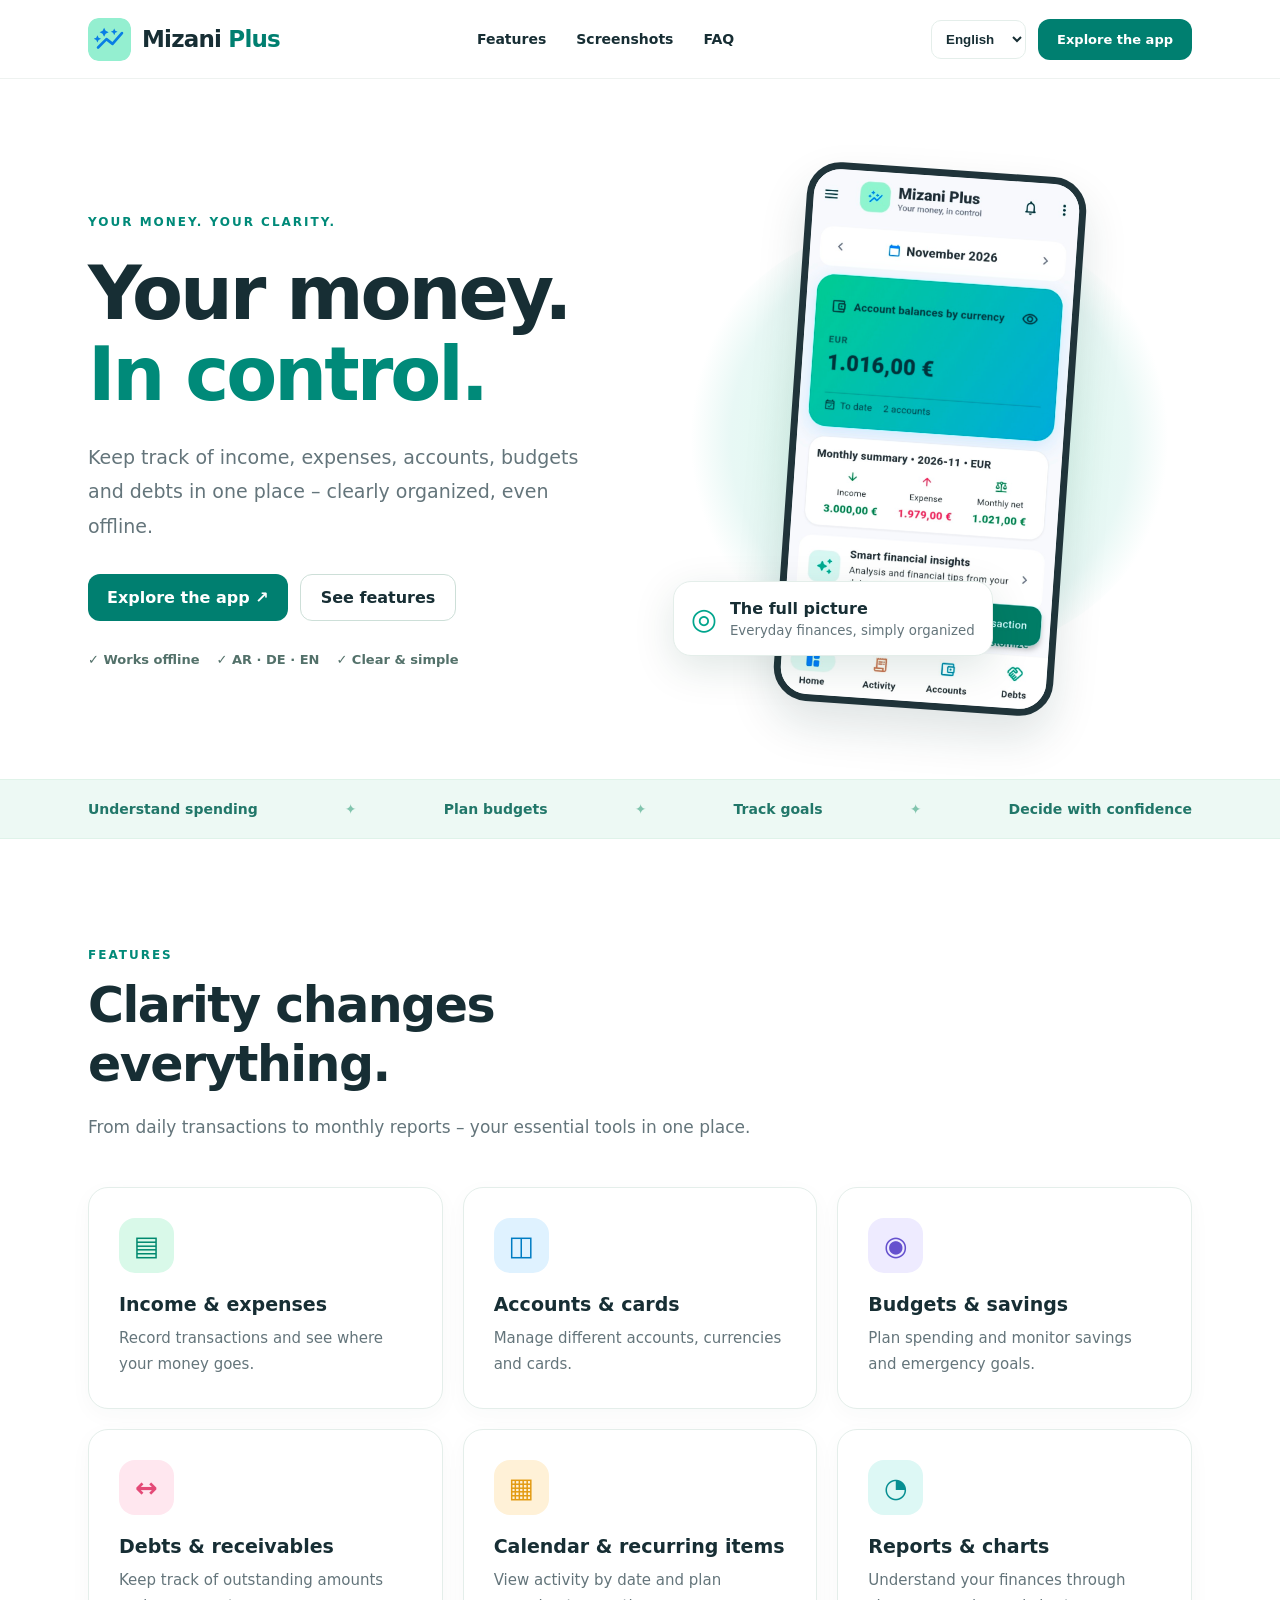
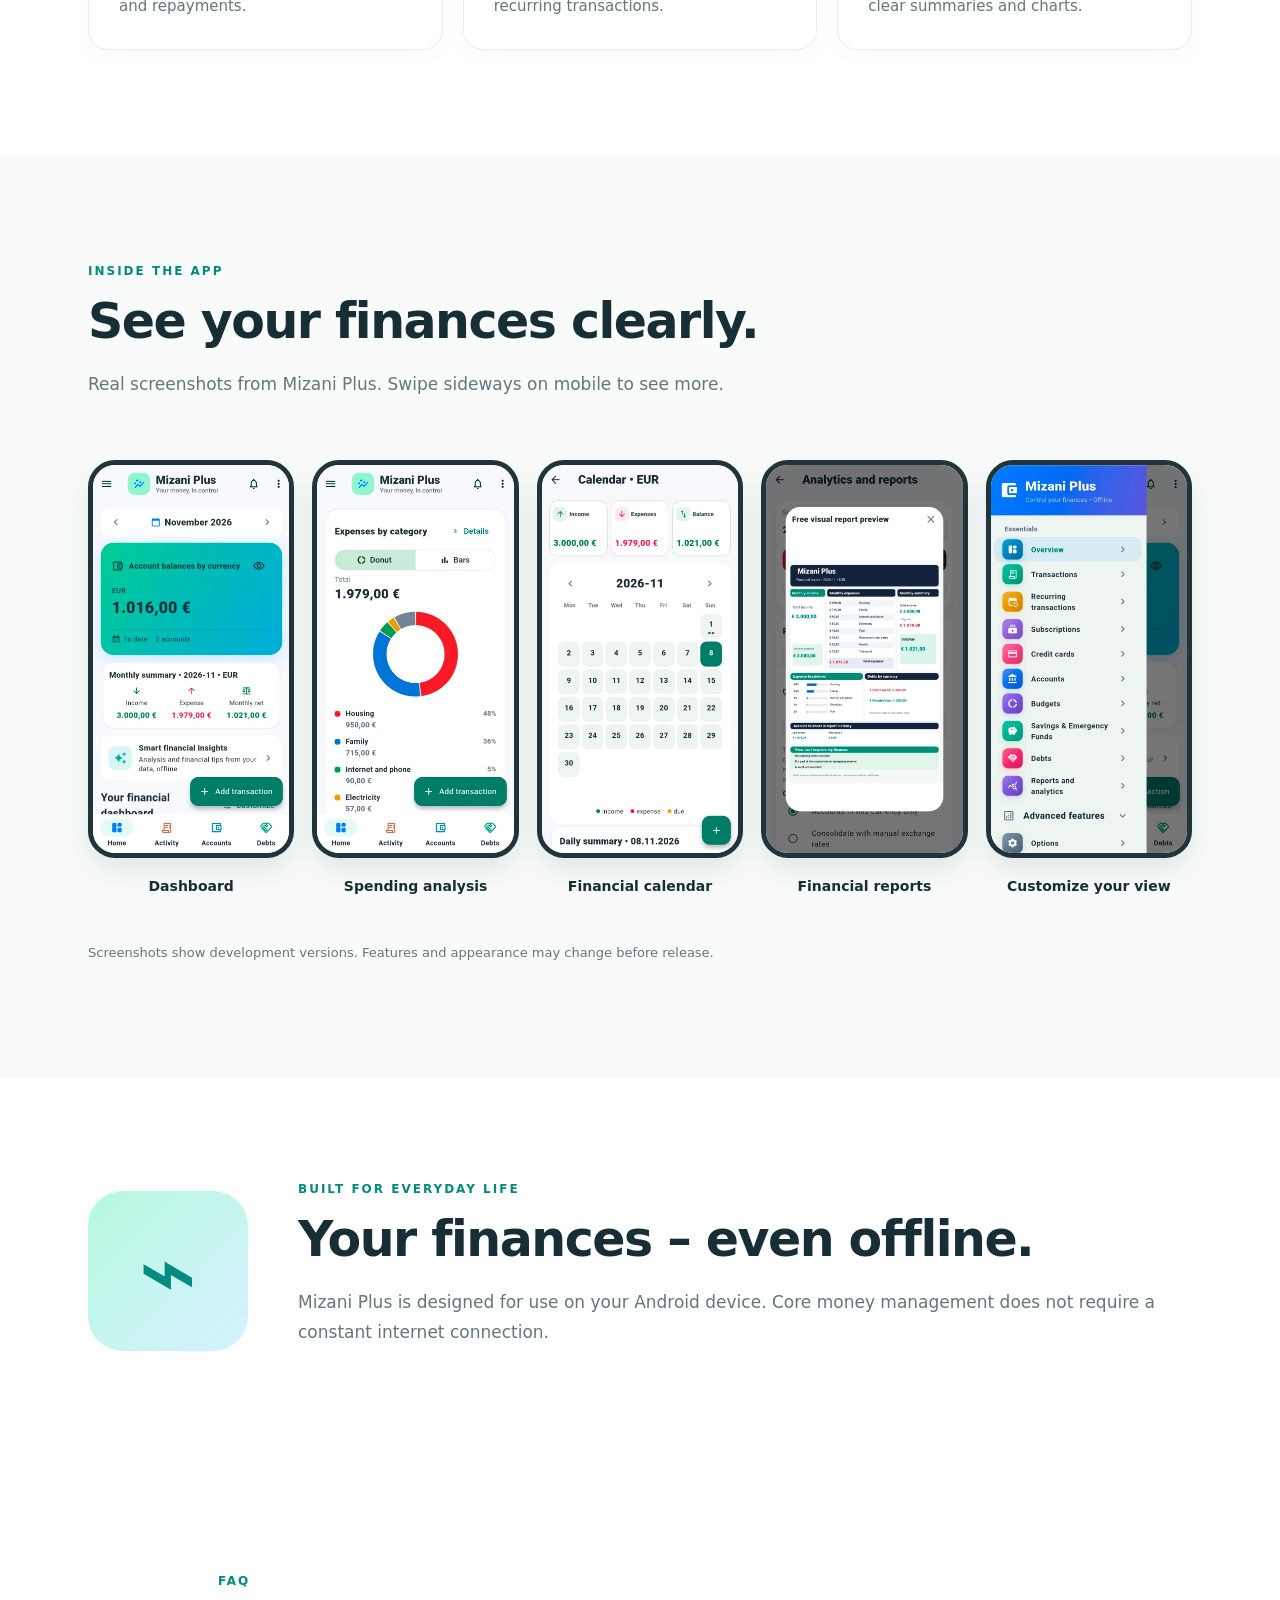
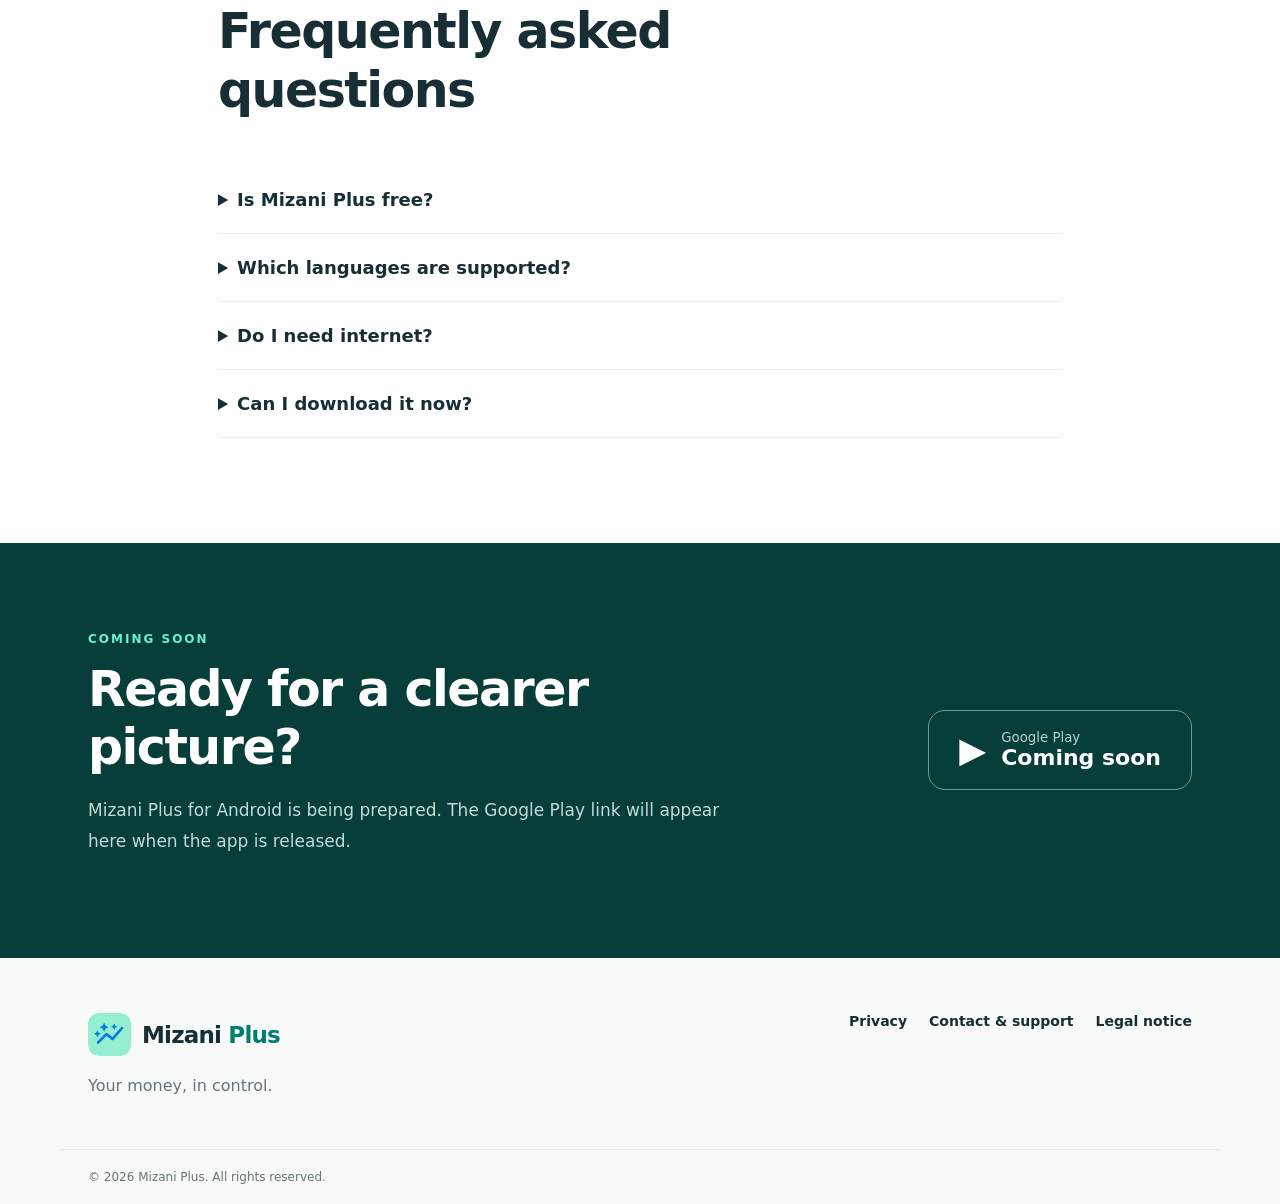
<file: index.html>
<!doctype html><html lang="de"><head><meta charset="utf-8"><meta name="viewport" content="width=device-width,initial-scale=1"><meta name="theme-color" content="#087e70"><meta name="description" content="Mizani Plus – deine Finanzen im Griff. Ausgaben, Budgets, Konten und Berichte in einer App."><title>Mizani Plus – Deine Finanzen im Griff</title><link rel="icon" href="assets/favicon.svg" type="image/svg+xml"><link rel="stylesheet" href="styles.css"></head><body><header class="top"><div class="shell nav"><a href="#home" class="brand"><img class="logo" src="assets/favicon.svg" alt="" width="43" height="43"><span>Mizani <b>Plus</b></span></a><nav aria-label="Navigation"><a href="#features" data-i="navFeatures">Funktionen</a><a href="#screens" data-i="navScreens">Einblicke</a><a href="#faq">FAQ</a></nav><div class="right"><label class="sr" for="language">Language</label><select id="language" aria-label="Sprache"><option value="de">Deutsch</option><option value="en">English</option><option value="ar">العربية</option></select><a class="small-cta" href="#download" data-i="navDownload">App entdecken</a></div></div></header><main id="home"><section class="hero shell"><div class="hero-copy"><span class="eyebrow" data-i="eyebrow">DEIN GELD. DEIN ÜBERBLICK.</span><h1 data-i="heroTitle">Deine Finanzen.<br><em>Im Griff.</em></h1><p data-i="heroText">Behalte Einnahmen, Ausgaben, Konten, Budgets und Schulden an einem Ort im Blick – übersichtlich und auch offline.</p><div class="hero-actions"><a href="#screens" class="primary" data-i="explore">App kennenlernen <span aria-hidden="true">↗</span></a><a href="#features" class="secondary" data-i="seeFeatures">Funktionen ansehen</a></div><div class="hero-tags"><span>✓ <span data-i="offline">Offline nutzbar</span></span><span>✓ AR · DE · EN</span><span>✓ <span data-i="clear">Klar & übersichtlich</span></span></div></div><div class="hero-visual"><div class="glow"></div><div class="phone hero-phone"><img src="assets/dashboard.jpg" alt="Mizani Plus dashboard screenshot" loading="eager"></div><div class="float-card"><span class="float-icon">◎</span><div><strong data-i="floatTitle">Alles im Blick</strong><small data-i="floatText">Dein Finanzalltag, einfach organisiert</small></div></div></div></section><section class="band"><div class="shell band-inner"><span data-i="bandOne">Ausgaben verstehen</span><span class="dot">✦</span><span data-i="bandTwo">Budgets planen</span><span class="dot">✦</span><span data-i="bandThree">Ziele verfolgen</span><span class="dot">✦</span><span data-i="bandFour">Besser entscheiden</span></div></section><section id="features" class="section shell"><div class="section-head"><span class="eyebrow" data-i="featuresEyebrow">DIE FUNKTIONEN</span><h2 data-i="featuresTitle">Ein guter Überblick verändert alles.</h2><p data-i="featuresLead">Von der täglichen Buchung bis zur monatlichen Auswertung – die wichtigsten Werkzeuge an einem Ort.</p></div><div class="feature-grid"><article class="feature"><span class="feature-icon green">▤</span><h3 data-i="f1t">Einnahmen & Ausgaben</h3><p data-i="f1d">Erfasse Buchungen und erkenne, wohin dein Geld fließt.</p></article><article class="feature"><span class="feature-icon blue">◫</span><h3 data-i="f2t">Konten & Karten</h3><p data-i="f2d">Verwalte verschiedene Konten, Währungen und Karten.</p></article><article class="feature"><span class="feature-icon violet">◉</span><h3 data-i="f3t">Budgets & Sparziele</h3><p data-i="f3d">Plane Ausgaben und behalte Spar- und Notfallziele im Auge.</p></article><article class="feature"><span class="feature-icon rose">↔</span><h3 data-i="f4t">Schulden & Forderungen</h3><p data-i="f4d">Behalte offene Beträge und Rückzahlungen im Blick.</p></article><article class="feature"><span class="feature-icon orange">▦</span><h3 data-i="f5t">Kalender & Wiederholungen</h3><p data-i="f5d">Sieh finanzielle Aktivitäten nach Datum und plane wiederkehrende Buchungen.</p></article><article class="feature"><span class="feature-icon cyan">◔</span><h3 data-i="f6t">Berichte & Diagramme</h3><p data-i="f6d">Verstehe deine Finanzen mit übersichtlichen Auswertungen und Grafiken.</p></article></div></section><section id="screens" class="section showcase"><div class="shell"><div class="section-head"><span class="eyebrow" data-i="screensEyebrow">EIN BLICK IN DIE APP</span><h2 data-i="screensTitle">So sieht Kontrolle aus.</h2><p data-i="screensLead">Echte Screenshots aus Mizani Plus. Wische auf dem Handy seitlich, um mehr zu sehen.</p></div><div class="screen-grid"><figure><div class="phone"><img src="assets/dashboard.jpg" alt="Mizani Plus start page" loading="lazy"></div><figcaption data-i="s1">Startseite</figcaption></figure><figure><div class="phone"><img src="assets/charts.jpg" alt="Expense charts" loading="lazy"></div><figcaption data-i="s2">Ausgabenanalyse</figcaption></figure><figure><div class="phone"><img src="assets/calendar.jpg" alt="Financial calendar" loading="lazy"></div><figcaption data-i="s3">Finanzkalender</figcaption></figure><figure><div class="phone"><img src="assets/report.jpg" alt="Financial report" loading="lazy"></div><figcaption data-i="s4">Finanzberichte</figcaption></figure><figure><div class="phone"><img src="assets/customize.jpg" alt="Dashboard customization" loading="lazy"></div><figcaption data-i="s5">Individuelle Ansicht</figcaption></figure></div><p class="sample-note" data-i="sampleNote">Die Abbildungen zeigen Entwicklungsansichten. Funktionen und Darstellung können sich bis zur Veröffentlichung ändern.</p></div></section><section class="offline-section shell"><div class="offline-icon">⌁</div><div><span class="eyebrow" data-i="privacyEyebrow">FLEXIBEL IM ALLTAG</span><h2 data-i="offlineTitle">Deine Finanzen – auch ohne Internet.</h2><p data-i="offlineText">Mizani Plus ist für die Nutzung auf deinem Android-Gerät konzipiert. Für die grundlegende Finanzverwaltung ist keine ständige Internetverbindung erforderlich.</p></div></section><section id="faq" class="section shell faq"><div class="section-head"><span class="eyebrow">FAQ</span><h2 data-i="faqTitle">Häufige Fragen</h2></div><details><summary data-i="q1">Ist Mizani Plus kostenlos?</summary><p data-i="a1">Eine kostenlose Version ist vorgesehen. Zusätzliche Premium-Funktionen können angeboten werden; Details werden zur Veröffentlichung bekannt gegeben.</p></details><details><summary data-i="q2">Welche Sprachen werden unterstützt?</summary><p data-i="a2">Mizani Plus unterstützt Arabisch, Deutsch und Englisch.</p></details><details><summary data-i="q3">Brauche ich eine Internetverbindung?</summary><p data-i="a3">Die grundlegende Finanzverwaltung ist offline nutzbar. Einzelne Zusatzfunktionen können Internet benötigen.</p></details><details><summary data-i="q4">Kann ich die App schon herunterladen?</summary><p data-i="a4">Der öffentliche Download-Link wird hier ergänzt, sobald Mizani Plus auf Google Play verfügbar ist.</p></details></section><section id="download" class="download"><div class="shell download-inner"><div><span class="eyebrow" data-i="soon">BALD VERFÜGBAR</span><h2 data-i="downloadTitle">Bereit für mehr Überblick?</h2><p data-i="downloadText">Mizani Plus für Android befindet sich in Vorbereitung. Der Google-Play-Link erscheint hier, sobald die App veröffentlicht ist.</p></div><div class="coming"><span>▶</span><div><small>Google Play</small><strong data-i="coming">Demnächst</strong></div></div></div></section></main><footer class="footer"><div class="shell foot-inner"><div><a href="#home" class="brand"><img class="logo" src="assets/favicon.svg" alt="" width="43" height="43"><span>Mizani <b>Plus</b></span></a><p data-i="footerTag">Deine Finanzen im Griff.</p></div><div class="foot-links"><a href="privacy.html" data-i="privacy">Datenschutz</a><a href="support.html" data-i="support">Kontakt & Support</a><a href="legal.html" data-i="legal">Impressum</a></div></div><div class="shell copyright">© <span id="year">2026</span> Mizani Plus. <span data-i="rights">Alle Rechte vorbehalten.</span></div></footer><script src="script.js"></script></body></html>
</file>
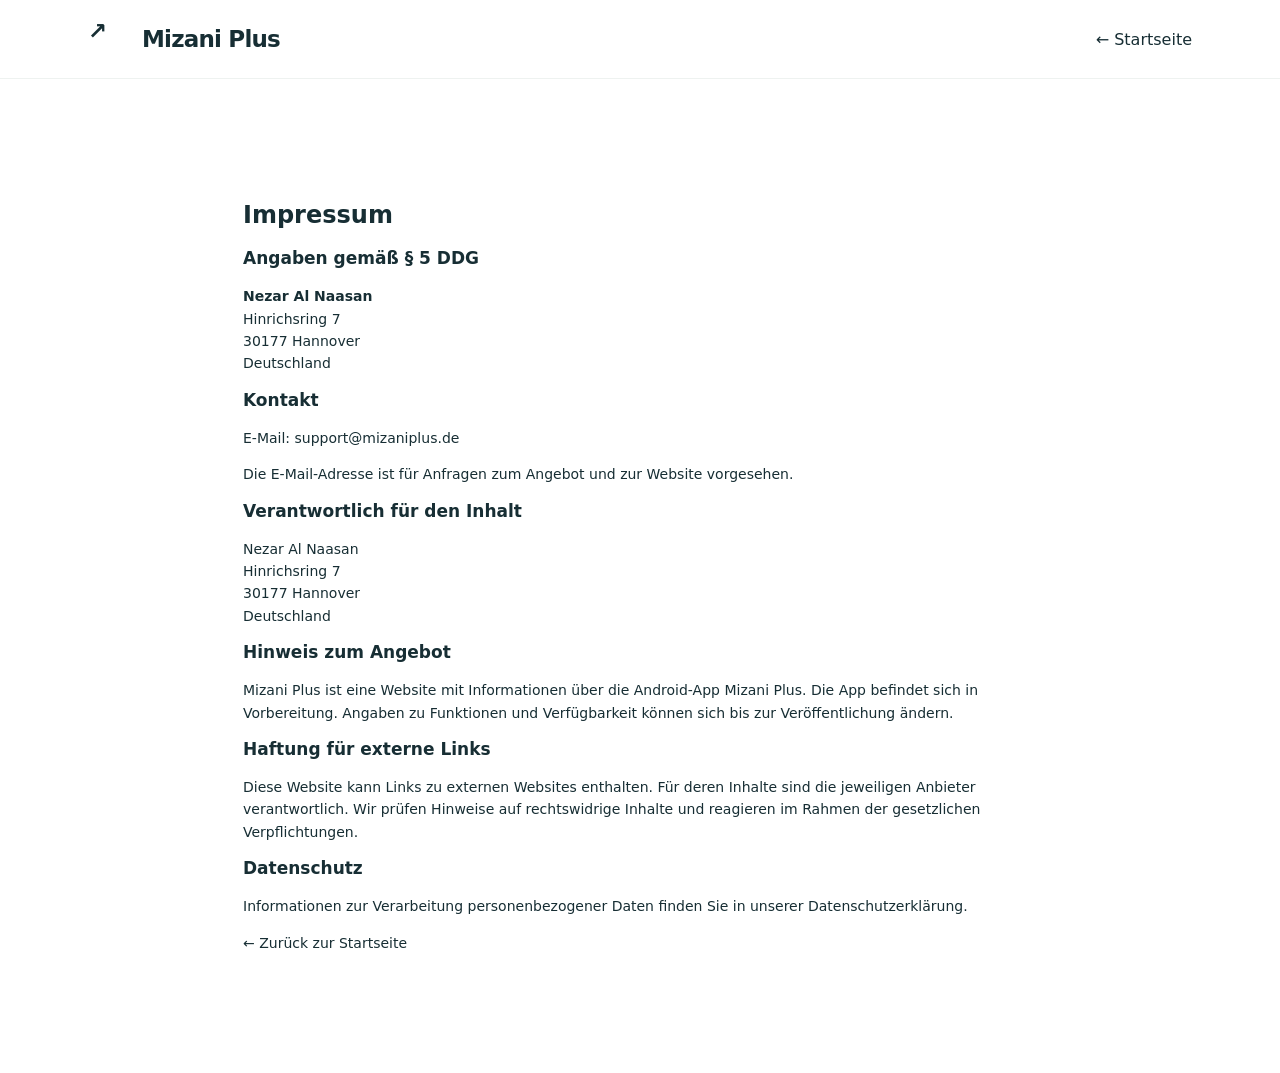
<file: legal.html>
<!doctype html>
<html lang="de">
<head>
<meta charset="utf-8">
<meta name="viewport" content="width=device-width,initial-scale=1">
<meta name="description" content="Impressum und Anbieterkennzeichnung der Mizani Plus Website.">
<title>Impressum – Mizani Plus</title>
<link rel="stylesheet" href="styles.css">
<style>
/* Scoped typography for legal pages only */
.legal-readable{font-size:14px;line-height:1.6}
.legal-readable p,.legal-readable li{font-size:14px;line-height:1.6}
.legal-readable h1{font-size:24px;line-height:1.3}
.legal-readable h2{font-size:17px;line-height:1.4}
</style>
</head>
<body>
<header class="top"><div class="shell nav"><a class="brand" href="index.html"><span class="logo">↗</span>Mizani Plus</a><a href="index.html">← Startseite</a></div></header>
<main class="shell section legal-readable" style="max-width:850px">
<h1>Impressum</h1>
<h2>Angaben gemäß § 5 DDG</h2>
<p><strong>Nezar Al Naasan</strong><br>Hinrichsring 7<br>30177 Hannover<br>Deutschland</p>
<h2>Kontakt</h2>
<p>E-Mail: <a href="mailto:support@mizaniplus.de">support@mizaniplus.de</a></p>
<p>Die E-Mail-Adresse ist für Anfragen zum Angebot und zur Website vorgesehen.</p>
<h2>Verantwortlich für den Inhalt</h2>
<p>Nezar Al Naasan<br>Hinrichsring 7<br>30177 Hannover<br>Deutschland</p>
<h2>Hinweis zum Angebot</h2>
<p>Mizani Plus ist eine Website mit Informationen über die Android-App Mizani Plus. Die App befindet sich in Vorbereitung. Angaben zu Funktionen und Verfügbarkeit können sich bis zur Veröffentlichung ändern.</p>
<h2>Haftung für externe Links</h2>
<p>Diese Website kann Links zu externen Websites enthalten. Für deren Inhalte sind die jeweiligen Anbieter verantwortlich. Wir prüfen Hinweise auf rechtswidrige Inhalte und reagieren im Rahmen der gesetzlichen Verpflichtungen.</p>
<h2>Datenschutz</h2>
<p>Informationen zur Verarbeitung personenbezogener Daten finden Sie in unserer <a href="privacy.html">Datenschutzerklärung</a>.</p>
<p><a href="index.html">← Zurück zur Startseite</a></p>
</main>
</body>
</html>
</file>
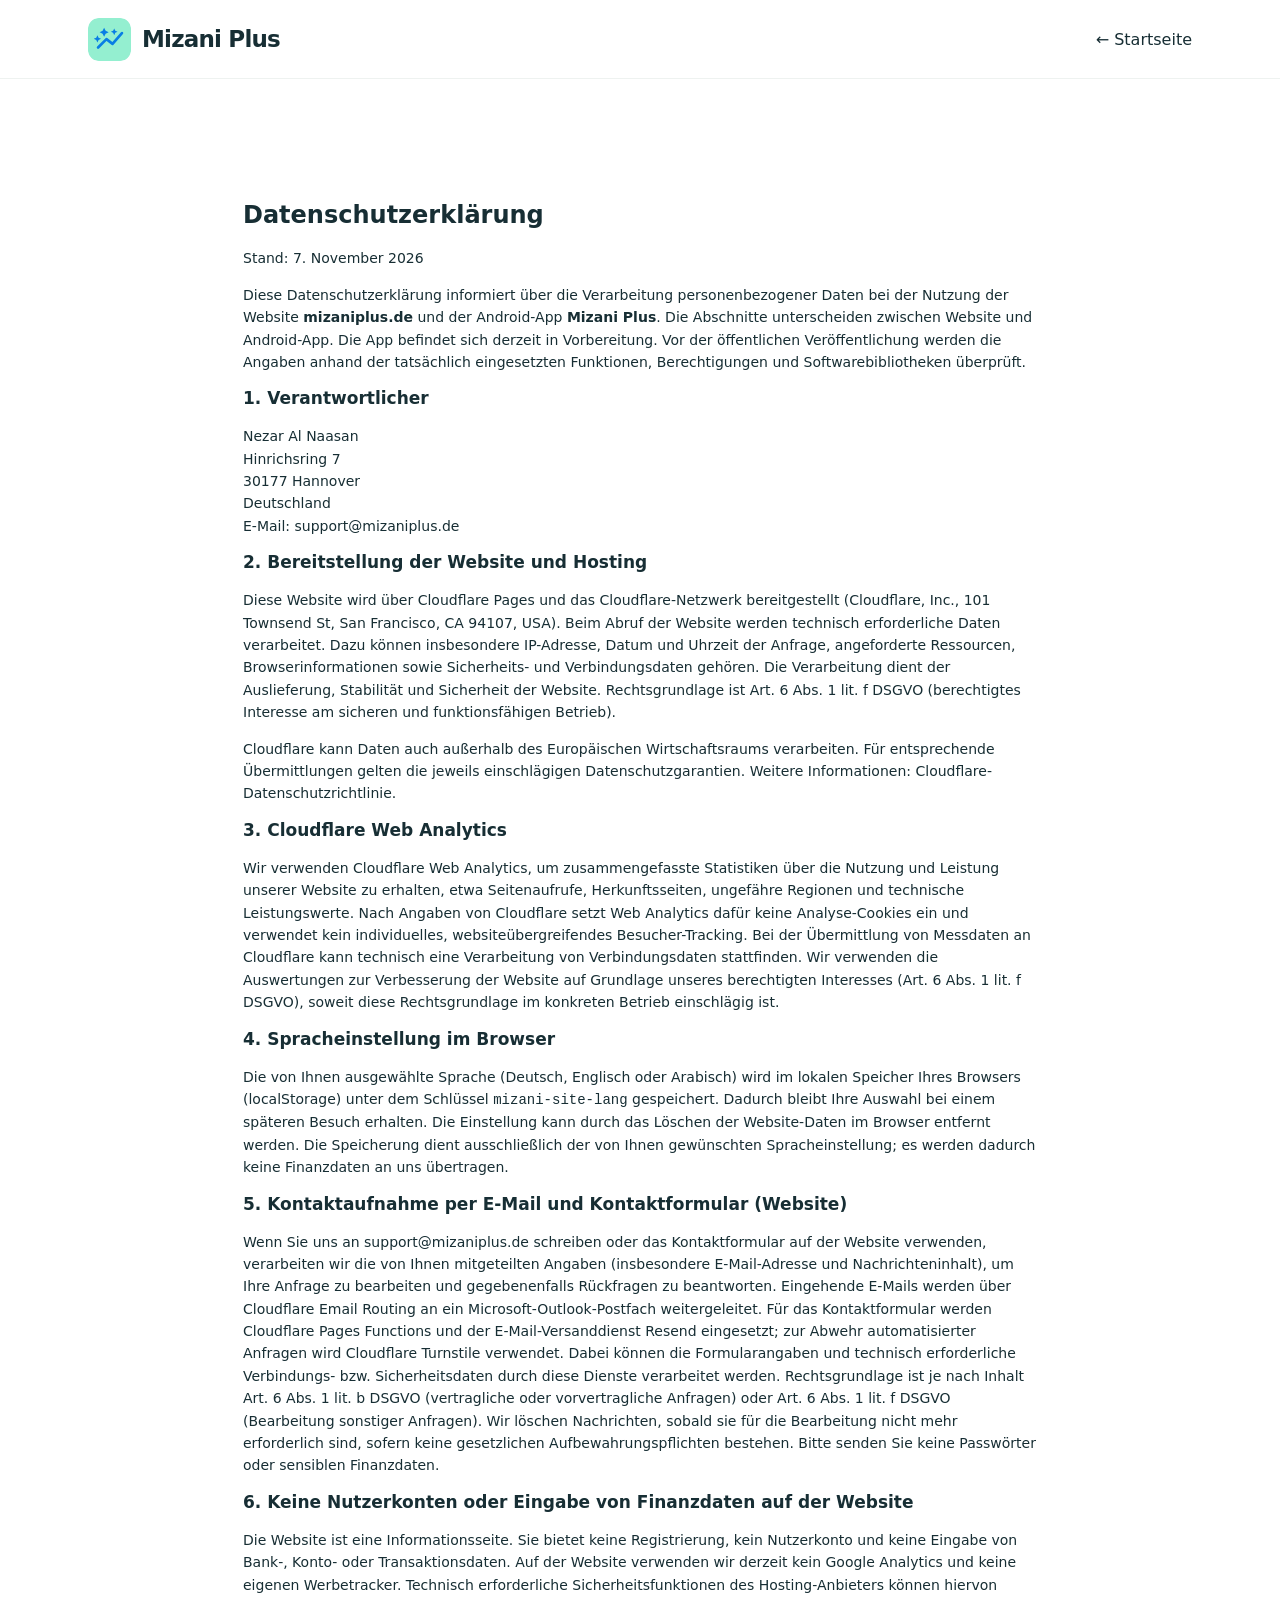
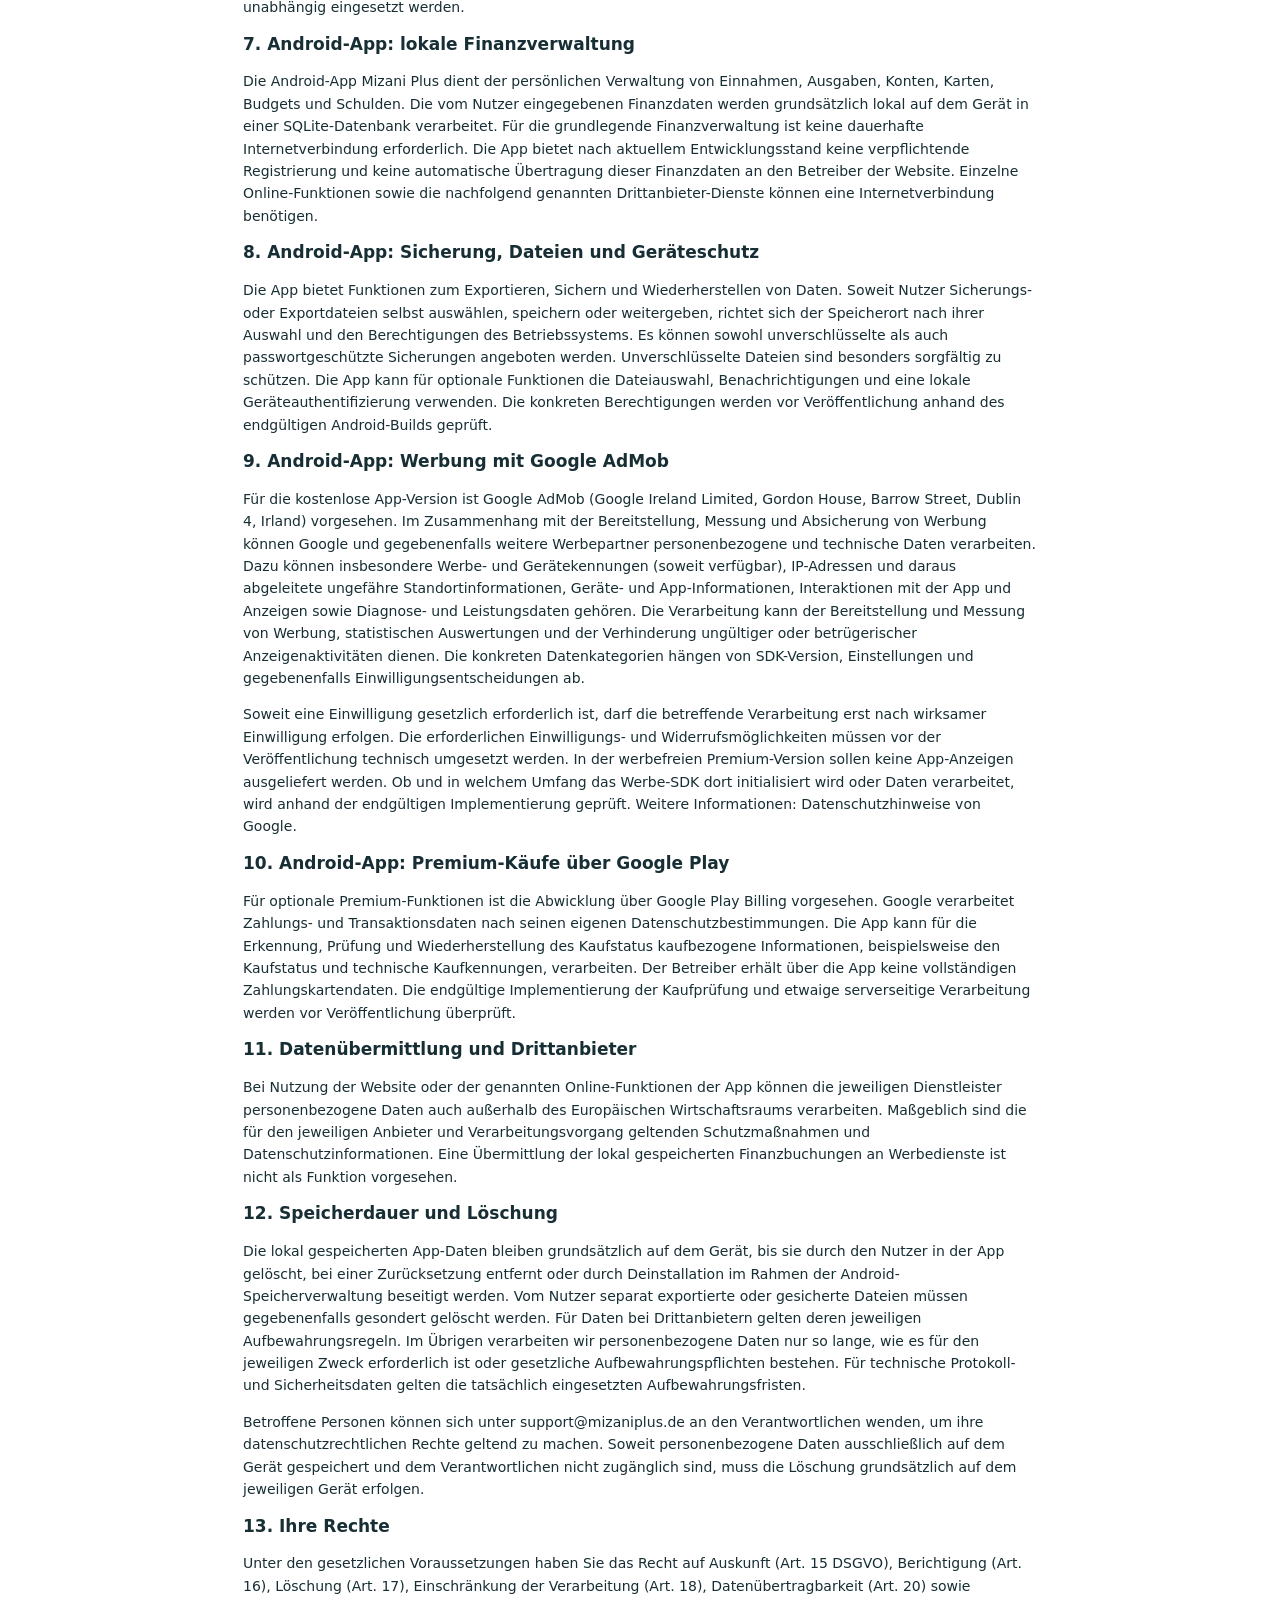
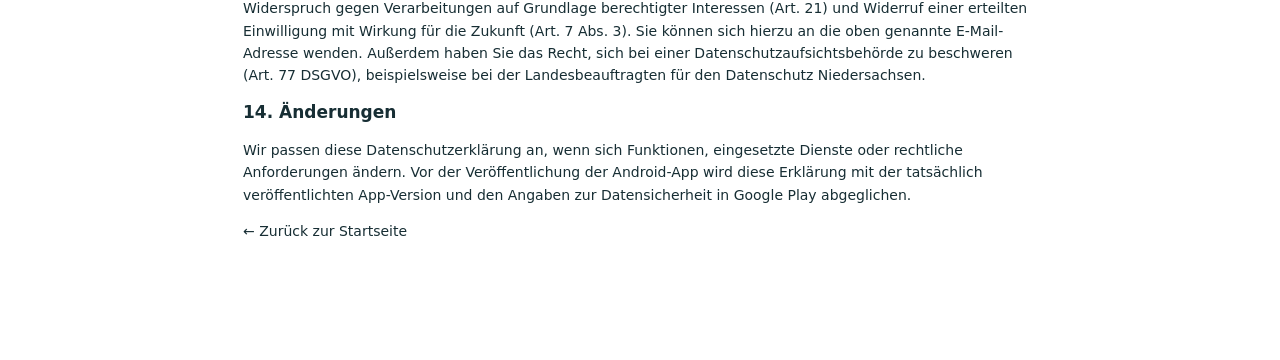
<file: privacy.html>
<!doctype html>
<html lang="de">
<head>
<meta charset="utf-8">
<meta name="viewport" content="width=device-width,initial-scale=1">
<meta name="description" content="Datenschutzerklärung für die Mizani Plus Website und Android-App.">
<title>Datenschutzerklärung – Mizani Plus</title>
<link rel="stylesheet" href="styles.css">
<style>
/* Scoped typography for legal pages only */
.legal-readable{font-size:14px;line-height:1.6}
.legal-readable p,.legal-readable li{font-size:14px;line-height:1.6}
.legal-readable h1{font-size:24px;line-height:1.3}
.legal-readable h2{font-size:17px;line-height:1.4}
</style>
</head>
<body>
<header class="top"><div class="shell nav"><a class="brand" href="index.html"><img class="logo" src="assets/favicon.svg" alt="" width="43" height="43">Mizani Plus</a><a href="index.html">← Startseite</a></div></header>
<main class="shell section legal-readable" style="max-width:850px">
<h1>Datenschutzerklärung</h1>
<p>Stand: 7. November 2026</p>
<p>Diese Datenschutzerklärung informiert über die Verarbeitung personenbezogener Daten bei der Nutzung der Website <strong>mizaniplus.de</strong> und der Android-App <strong>Mizani Plus</strong>. Die Abschnitte unterscheiden zwischen Website und Android-App. Die App befindet sich derzeit in Vorbereitung. Vor der öffentlichen Veröffentlichung werden die Angaben anhand der tatsächlich eingesetzten Funktionen, Berechtigungen und Softwarebibliotheken überprüft.</p>
<h2>1. Verantwortlicher</h2>
<p>Nezar Al Naasan<br>Hinrichsring 7<br>30177 Hannover<br>Deutschland<br>E-Mail: <a href="mailto:support@mizaniplus.de">support@mizaniplus.de</a></p>
<h2>2. Bereitstellung der Website und Hosting</h2>
<p>Diese Website wird über Cloudflare Pages und das Cloudflare-Netzwerk bereitgestellt (Cloudflare, Inc., 101 Townsend St, San Francisco, CA 94107, USA). Beim Abruf der Website werden technisch erforderliche Daten verarbeitet. Dazu können insbesondere IP-Adresse, Datum und Uhrzeit der Anfrage, angeforderte Ressourcen, Browserinformationen sowie Sicherheits- und Verbindungsdaten gehören. Die Verarbeitung dient der Auslieferung, Stabilität und Sicherheit der Website. Rechtsgrundlage ist Art. 6 Abs. 1 lit. f DSGVO (berechtigtes Interesse am sicheren und funktionsfähigen Betrieb).</p>
<p>Cloudflare kann Daten auch außerhalb des Europäischen Wirtschaftsraums verarbeiten. Für entsprechende Übermittlungen gelten die jeweils einschlägigen Datenschutzgarantien. Weitere Informationen: <a href="https://www.cloudflare.com/de-de/privacypolicy/" rel="noopener noreferrer">Cloudflare-Datenschutzrichtlinie</a>.</p>
<h2>3. Cloudflare Web Analytics</h2>
<p>Wir verwenden Cloudflare Web Analytics, um zusammengefasste Statistiken über die Nutzung und Leistung unserer Website zu erhalten, etwa Seitenaufrufe, Herkunftsseiten, ungefähre Regionen und technische Leistungswerte. Nach Angaben von Cloudflare setzt Web Analytics dafür keine Analyse-Cookies ein und verwendet kein individuelles, websiteübergreifendes Besucher-Tracking. Bei der Übermittlung von Messdaten an Cloudflare kann technisch eine Verarbeitung von Verbindungsdaten stattfinden. Wir verwenden die Auswertungen zur Verbesserung der Website auf Grundlage unseres berechtigten Interesses (Art. 6 Abs. 1 lit. f DSGVO), soweit diese Rechtsgrundlage im konkreten Betrieb einschlägig ist.</p>
<h2>4. Spracheinstellung im Browser</h2>
<p>Die von Ihnen ausgewählte Sprache (Deutsch, Englisch oder Arabisch) wird im lokalen Speicher Ihres Browsers (localStorage) unter dem Schlüssel <code>mizani-site-lang</code> gespeichert. Dadurch bleibt Ihre Auswahl bei einem späteren Besuch erhalten. Die Einstellung kann durch das Löschen der Website-Daten im Browser entfernt werden. Die Speicherung dient ausschließlich der von Ihnen gewünschten Spracheinstellung; es werden dadurch keine Finanzdaten an uns übertragen.</p>
<h2>5. Kontaktaufnahme per E-Mail und Kontaktformular (Website)</h2>
<p>Wenn Sie uns an <a href="mailto:support@mizaniplus.de">support@mizaniplus.de</a> schreiben oder das Kontaktformular auf der Website verwenden, verarbeiten wir die von Ihnen mitgeteilten Angaben (insbesondere E-Mail-Adresse und Nachrichteninhalt), um Ihre Anfrage zu bearbeiten und gegebenenfalls Rückfragen zu beantworten. Eingehende E-Mails werden über Cloudflare Email Routing an ein Microsoft-Outlook-Postfach weitergeleitet. Für das Kontaktformular werden Cloudflare Pages Functions und der E-Mail-Versanddienst Resend eingesetzt; zur Abwehr automatisierter Anfragen wird Cloudflare Turnstile verwendet. Dabei können die Formularangaben und technisch erforderliche Verbindungs- bzw. Sicherheitsdaten durch diese Dienste verarbeitet werden. Rechtsgrundlage ist je nach Inhalt Art. 6 Abs. 1 lit. b DSGVO (vertragliche oder vorvertragliche Anfragen) oder Art. 6 Abs. 1 lit. f DSGVO (Bearbeitung sonstiger Anfragen). Wir löschen Nachrichten, sobald sie für die Bearbeitung nicht mehr erforderlich sind, sofern keine gesetzlichen Aufbewahrungspflichten bestehen. Bitte senden Sie keine Passwörter oder sensiblen Finanzdaten.</p>
<h2>6. Keine Nutzerkonten oder Eingabe von Finanzdaten auf der Website</h2>
<p>Die Website ist eine Informationsseite. Sie bietet keine Registrierung, kein Nutzerkonto und keine Eingabe von Bank-, Konto- oder Transaktionsdaten. Auf der Website verwenden wir derzeit kein Google Analytics und keine eigenen Werbetracker. Technisch erforderliche Sicherheitsfunktionen des Hosting-Anbieters können hiervon unabhängig eingesetzt werden.</p>
<h2>7. Android-App: lokale Finanzverwaltung</h2>
<p>Die Android-App Mizani Plus dient der persönlichen Verwaltung von Einnahmen, Ausgaben, Konten, Karten, Budgets und Schulden. Die vom Nutzer eingegebenen Finanzdaten werden grundsätzlich lokal auf dem Gerät in einer SQLite-Datenbank verarbeitet. Für die grundlegende Finanzverwaltung ist keine dauerhafte Internetverbindung erforderlich. Die App bietet nach aktuellem Entwicklungsstand keine verpflichtende Registrierung und keine automatische Übertragung dieser Finanzdaten an den Betreiber der Website. Einzelne Online-Funktionen sowie die nachfolgend genannten Drittanbieter-Dienste können eine Internetverbindung benötigen.</p>
<h2>8. Android-App: Sicherung, Dateien und Geräteschutz</h2>
<p>Die App bietet Funktionen zum Exportieren, Sichern und Wiederherstellen von Daten. Soweit Nutzer Sicherungs- oder Exportdateien selbst auswählen, speichern oder weitergeben, richtet sich der Speicherort nach ihrer Auswahl und den Berechtigungen des Betriebssystems. Es können sowohl unverschlüsselte als auch passwortgeschützte Sicherungen angeboten werden. Unverschlüsselte Dateien sind besonders sorgfältig zu schützen. Die App kann für optionale Funktionen die Dateiauswahl, Benachrichtigungen und eine lokale Geräteauthentifizierung verwenden. Die konkreten Berechtigungen werden vor Veröffentlichung anhand des endgültigen Android-Builds geprüft.</p>
<h2>9. Android-App: Werbung mit Google AdMob</h2>
<p>Für die kostenlose App-Version ist Google AdMob (Google Ireland Limited, Gordon House, Barrow Street, Dublin 4, Irland) vorgesehen. Im Zusammenhang mit der Bereitstellung, Messung und Absicherung von Werbung können Google und gegebenenfalls weitere Werbepartner personenbezogene und technische Daten verarbeiten. Dazu können insbesondere Werbe- und Gerätekennungen (soweit verfügbar), IP-Adressen und daraus abgeleitete ungefähre Standortinformationen, Geräte- und App-Informationen, Interaktionen mit der App und Anzeigen sowie Diagnose- und Leistungsdaten gehören. Die Verarbeitung kann der Bereitstellung und Messung von Werbung, statistischen Auswertungen und der Verhinderung ungültiger oder betrügerischer Anzeigenaktivitäten dienen. Die konkreten Datenkategorien hängen von SDK-Version, Einstellungen und gegebenenfalls Einwilligungsentscheidungen ab.</p><p>Soweit eine Einwilligung gesetzlich erforderlich ist, darf die betreffende Verarbeitung erst nach wirksamer Einwilligung erfolgen. Die erforderlichen Einwilligungs- und Widerrufsmöglichkeiten müssen vor der Veröffentlichung technisch umgesetzt werden. In der werbefreien Premium-Version sollen keine App-Anzeigen ausgeliefert werden. Ob und in welchem Umfang das Werbe-SDK dort initialisiert wird oder Daten verarbeitet, wird anhand der endgültigen Implementierung geprüft. Weitere Informationen: <a href="https://policies.google.com/privacy" rel="noopener noreferrer">Datenschutzhinweise von Google</a>.</p>
<h2>10. Android-App: Premium-Käufe über Google Play</h2>
<p>Für optionale Premium-Funktionen ist die Abwicklung über Google Play Billing vorgesehen. Google verarbeitet Zahlungs- und Transaktionsdaten nach seinen eigenen Datenschutzbestimmungen. Die App kann für die Erkennung, Prüfung und Wiederherstellung des Kaufstatus kaufbezogene Informationen, beispielsweise den Kaufstatus und technische Kaufkennungen, verarbeiten. Der Betreiber erhält über die App keine vollständigen Zahlungskartendaten. Die endgültige Implementierung der Kaufprüfung und etwaige serverseitige Verarbeitung werden vor Veröffentlichung überprüft.</p>
<h2>11. Datenübermittlung und Drittanbieter</h2>
<p>Bei Nutzung der Website oder der genannten Online-Funktionen der App können die jeweiligen Dienstleister personenbezogene Daten auch außerhalb des Europäischen Wirtschaftsraums verarbeiten. Maßgeblich sind die für den jeweiligen Anbieter und Verarbeitungsvorgang geltenden Schutzmaßnahmen und Datenschutzinformationen. Eine Übermittlung der lokal gespeicherten Finanzbuchungen an Werbedienste ist nicht als Funktion vorgesehen.</p>
<h2>12. Speicherdauer und Löschung</h2>
<p>Die lokal gespeicherten App-Daten bleiben grundsätzlich auf dem Gerät, bis sie durch den Nutzer in der App gelöscht, bei einer Zurücksetzung entfernt oder durch Deinstallation im Rahmen der Android-Speicherverwaltung beseitigt werden. Vom Nutzer separat exportierte oder gesicherte Dateien müssen gegebenenfalls gesondert gelöscht werden. Für Daten bei Drittanbietern gelten deren jeweiligen Aufbewahrungsregeln. Im Übrigen verarbeiten wir personenbezogene Daten nur so lange, wie es für den jeweiligen Zweck erforderlich ist oder gesetzliche Aufbewahrungspflichten bestehen. Für technische Protokoll- und Sicherheitsdaten gelten die tatsächlich eingesetzten Aufbewahrungsfristen.</p>
<p>Betroffene Personen können sich unter <a href="mailto:support@mizaniplus.de">support@mizaniplus.de</a> an den Verantwortlichen wenden, um ihre datenschutzrechtlichen Rechte geltend zu machen. Soweit personenbezogene Daten ausschließlich auf dem Gerät gespeichert und dem Verantwortlichen nicht zugänglich sind, muss die Löschung grundsätzlich auf dem jeweiligen Gerät erfolgen.</p>
<h2>13. Ihre Rechte</h2>
<p>Unter den gesetzlichen Voraussetzungen haben Sie das Recht auf Auskunft (Art. 15 DSGVO), Berichtigung (Art. 16), Löschung (Art. 17), Einschränkung der Verarbeitung (Art. 18), Datenübertragbarkeit (Art. 20) sowie Widerspruch gegen Verarbeitungen auf Grundlage berechtigter Interessen (Art. 21) und Widerruf einer erteilten Einwilligung mit Wirkung für die Zukunft (Art. 7 Abs. 3). Sie können sich hierzu an die oben genannte E-Mail-Adresse wenden. Außerdem haben Sie das Recht, sich bei einer Datenschutzaufsichtsbehörde zu beschweren (Art. 77 DSGVO), beispielsweise bei der Landesbeauftragten für den Datenschutz Niedersachsen.</p>
<h2>14. Änderungen</h2>
<p>Wir passen diese Datenschutzerklärung an, wenn sich Funktionen, eingesetzte Dienste oder rechtliche Anforderungen ändern. Vor der Veröffentlichung der Android-App wird diese Erklärung mit der tatsächlich veröffentlichten App-Version und den Angaben zur Datensicherheit in Google Play abgeglichen.</p>
<p><a href="index.html">← Zurück zur Startseite</a></p>
</main>
</body>
</html>
</file>
<file: styles.css>
:root{--ink:#172e34;--muted:#64757b;--teal:#007f70;--mint:#dff9ef;--bg:#f8fbfa;--line:#e4eeea}*{box-sizing:border-box}html{scroll-behavior:smooth}body{margin:0;font-family:Inter,ui-sans-serif,system-ui,-apple-system,'Segoe UI',Arial,sans-serif;color:var(--ink);background:#fff}a{text-decoration:none;color:inherit}.shell{max-width:1160px;margin:auto;padding-inline:28px}.top{position:sticky;top:0;z-index:10;background:#ffffffed;backdrop-filter:blur(15px);border-bottom:1px solid #eef2f0}.nav{display:flex;align-items:center;justify-content:space-between;gap:24px;height:78px}.brand{display:inline-flex;align-items:center;gap:11px;font-size:23px;font-weight:800;letter-spacing:-.8px;white-space:nowrap}.brand b{color:var(--teal)}.logo{display:block;flex:none;width:43px;height:43px;border-radius:11px;object-fit:contain}.nav nav{display:flex;gap:30px;font-size:14px;font-weight:650}.nav nav a:hover,.foot-links a:hover{color:var(--teal)}.right{display:flex;align-items:center;gap:12px}select{border:1px solid var(--line);background:#fff;border-radius:10px;padding:10px;color:var(--ink);font-weight:600}.small-cta,.primary{background:var(--teal);color:white;border-radius:12px;padding:13px 19px;font-weight:700;display:inline-flex;gap:20px;align-items:center}.small-cta{font-size:13px}.hero{display:grid;grid-template-columns:1fr 1fr;gap:55px;align-items:center;min-height:665px;padding-block:75px 55px}.eyebrow{font-size:12px;letter-spacing:2px;color:#008a79;font-weight:850}.hero h1{font-size:clamp(49px,5.8vw,79px);line-height:1.09;letter-spacing:-3px;margin:24px 0}.hero h1 em{font-style:normal;color:#008a79}.hero-copy>p{font-size:19px;line-height:1.8;color:var(--muted);max-width:550px}.hero-actions{display:flex;flex-wrap:wrap;gap:12px;margin:31px 0}.secondary{border:1px solid #cddfd8;padding:13px 20px;border-radius:12px;font-weight:700}.hero-tags{display:flex;gap:17px;flex-wrap:wrap;color:#53716a;font-size:13px;font-weight:650}.hero-visual{position:relative;display:flex;align-items:center;justify-content:center;min-height:570px}.glow{position:absolute;width:94%;height:78%;background:radial-gradient(circle,#d1fae8,#e8f8f5 60%,transparent 72%);border-radius:50%}.phone{border:7px solid #20343a;border-radius:34px;background:#f4f7f9;overflow:hidden;box-shadow:0 22px 46px #0c373322}.phone img{display:block;width:100%;height:100%;object-fit:cover;object-position:top}.hero-phone{position:relative;width:280px;height:540px;transform:rotate(4deg)}.float-card{position:absolute;left:1%;bottom:12%;background:#fff;border:1px solid var(--line);border-radius:18px;box-shadow:0 12px 40px #003e3020;padding:17px;display:flex;gap:13px;align-items:center}.float-icon{font-size:30px;color:#00a58d}.float-card strong,.float-card small{display:block}.float-card small{color:var(--muted);margin-top:5px}.band{background:#edf9f4;border-block:1px solid #dff3e9}.band-inner{display:flex;justify-content:space-between;gap:15px;align-items:center;padding-block:21px;font-weight:700;color:#217769;font-size:14px}.dot{color:#82c5ae}.section{padding-block:105px}.section-head{max-width:690px;margin-bottom:45px}.section-head h2,.offline-section h2,.download h2{font-size:clamp(32px,4vw,49px);line-height:1.2;letter-spacing:-1.5px;margin:14px 0}.section-head p,.offline-section p,.download p{color:var(--muted);font-size:17px;line-height:1.8}.feature-grid{display:grid;grid-template-columns:repeat(3,1fr);gap:20px}.feature{border:1px solid var(--line);border-radius:20px;padding:30px;background:#fff;box-shadow:0 6px 22px #193b3108}.feature h3{font-size:19px;margin:20px 0 10px}.feature p{font-size:15px;line-height:1.75;color:var(--muted);margin:0}.feature-icon{width:55px;height:55px;display:grid;place-items:center;border-radius:16px;font-size:27px;font-weight:750}.green{background:#d9f9e9;color:#00896f}.blue{background:#dff2ff;color:#007cc3}.violet{background:#eeebff;color:#6551ce}.rose{background:#ffe7ef;color:#e44a77}.orange{background:#fff1d7;color:#e39b13}.cyan{background:#ddf8f5;color:#078f92}.showcase{background:var(--bg);overflow:hidden}.screen-grid{display:flex;gap:25px;overflow-x:auto;padding:15px 5px 35px;scroll-snap-type:x mandatory}.screen-grid figure{margin:0;flex:0 0 206px;scroll-snap-align:start;text-align:center}.screen-grid .phone{height:398px;border-width:5px;border-radius:27px;box-shadow:0 13px 26px #15332b18}.screen-grid figcaption{font-weight:750;margin-top:19px}.sample-note{font-size:13px;color:var(--muted)}.offline-section{display:flex;align-items:center;gap:50px;padding-block:100px}.offline-icon{flex:0 0 160px;height:160px;border-radius:35px;background:linear-gradient(135deg,#b4f9dd,#d7f1ff);display:grid;place-items:center;font-size:100px;color:#008d80}.faq{max-width:900px}.faq details{border-bottom:1px solid var(--line);padding:23px 0}.faq summary{cursor:pointer;font-size:18px;font-weight:750}.faq details p{color:var(--muted);line-height:1.75}.download{background:#083e3a;color:white;padding:85px 0}.download-inner{display:flex;align-items:center;justify-content:space-between;gap:40px}.download h2{max-width:610px}.download p{color:#c0dbd4;max-width:640px}.download .eyebrow{color:#6af1cc}.coming{display:flex;gap:15px;align-items:center;padding:19px 30px;border:1px solid #6d9e94;border-radius:17px;white-space:nowrap}.coming>span{font-size:35px}.coming small,.coming strong{display:block}.coming small{color:#b3d4cb}.coming strong{font-size:22px}.footer{background:#f8faf9;padding:55px 0 20px}.foot-inner{display:flex;justify-content:space-between;gap:30px}.foot-inner p{color:var(--muted)}.foot-links{display:flex;flex-wrap:wrap;gap:22px;font-weight:650;font-size:14px}.copyright{border-top:1px solid var(--line);margin-top:38px;padding-top:20px;font-size:12px;color:var(--muted)}.sr{position:absolute;width:1px;height:1px;overflow:hidden;clip:rect(0,0,0,0)}[dir=rtl] .hero h1{letter-spacing:0}[dir=rtl] .float-card{left:auto;right:1%}[dir=rtl] .hero-phone{transform:rotate(-4deg)}@media(max-width:900px){.nav nav{display:none}.hero{gap:10px}.hero-phone{width:235px;height:470px}.feature-grid{grid-template-columns:repeat(2,1fr)}.float-card{left:-5%}}@media(max-width:650px){.shell{padding-inline:20px}.nav{height:70px}.brand{font-size:20px}.logo{width:38px;height:38px}.small-cta{display:none}.hero{display:flex;flex-direction:column;text-align:center;padding-block:65px 30px}.hero h1{font-size:51px}.hero-copy>p{font-size:16px}.hero-actions,.hero-tags{justify-content:center}.hero-visual{min-height:500px;width:100%}.hero-phone{width:245px;height:465px}.float-card{left:0;bottom:8%}.band-inner{justify-content:center;flex-wrap:wrap}.band .dot{display:none}.section{padding-block:75px}.feature-grid{grid-template-columns:1fr}.offline-section{flex-direction:column;align-items:flex-start;gap:25px;padding-block:65px}.offline-icon{flex-basis:auto;width:110px;height:110px;font-size:70px}.download-inner,.foot-inner{flex-direction:column;align-items:flex-start}.screen-grid figure{flex-basis:185px}.screen-grid .phone{height:360px}} 

/* Responsive screenshot gallery: five columns on desktop, swipe on mobile */
@media (min-width: 901px){.screen-grid{display:grid;grid-template-columns:repeat(5,minmax(0,1fr));gap:18px;overflow-x:visible;scroll-snap-type:none;padding:15px 0 35px}.screen-grid figure{min-width:0;flex:none}.screen-grid .phone{width:100%;height:auto;aspect-ratio:206/398}.screen-grid .phone img{object-fit:cover;object-position:top}.screen-grid figcaption{font-size:14px;line-height:1.4}}
@media (max-width: 900px){.screen-grid{display:flex;overflow-x:auto;scroll-snap-type:x mandatory;-webkit-overflow-scrolling:touch;overscroll-behavior-inline:contain}.screen-grid figure{scroll-snap-align:start}}

/* Mobile layout refinements — desktop styles remain unchanged. */
@media (max-width:650px){
  html{scroll-padding-top:82px}
  .hero{min-height:0;gap:4px;padding-block:42px 18px}
  .hero h1{font-size:clamp(37px,10.8vw,48px);line-height:1.16;margin:18px 0;letter-spacing:-1.5px}
  [dir=rtl] .hero h1{letter-spacing:0}
  .hero-copy>p{line-height:1.65}
  .hero-actions{margin:22px 0}
  .hero-visual{min-height:425px}
  .hero-phone{width:218px;height:408px}
  .float-card{bottom:5%;padding:12px;max-width:88%;gap:9px}
  .float-icon{font-size:24px}
  .band-inner{padding-block:17px;gap:12px}
  .section{padding-block:48px}
  .section-head{margin-bottom:25px}
  .section-head h2,.offline-section h2,.download h2{font-size:clamp(29px,8vw,38px);line-height:1.3;letter-spacing:-.6px}
  [dir=rtl] .section-head h2,[dir=rtl] .offline-section h2,[dir=rtl] .download h2{letter-spacing:0}
  .section-head p,.offline-section p,.download p{font-size:16px;line-height:1.65}
  .feature-grid{gap:14px}
  .feature{padding:22px;border-radius:18px}
  .feature-icon{width:49px;height:49px;font-size:24px}
  .feature h3{margin:14px 0 7px;font-size:18px}
  .feature p{font-size:15px;line-height:1.6}
  .screen-grid{gap:16px;padding:10px 0 22px;scroll-padding-inline:4px;scroll-snap-type:x proximity;touch-action:pan-x pan-y}
  .screen-grid figure{flex:0 0 min(65vw,235px);scroll-snap-align:center;min-width:0}
  .screen-grid .phone{width:100%;height:auto;aspect-ratio:206/398}
  .screen-grid .phone img{object-fit:contain;object-position:top;background:#f4f7f9}
  .screen-grid figcaption{margin-top:12px;font-size:15px}
  .sample-note{line-height:1.65}
  .offline-section{gap:16px;padding-block:48px}
  .offline-icon{width:88px;height:88px;font-size:54px;border-radius:24px}
  .faq details{padding:17px 0}
  .faq summary{font-size:17px;line-height:1.5;list-style:none;display:flex;align-items:center;justify-content:space-between;gap:12px}
  .faq summary::-webkit-details-marker{display:none}
  .faq summary::after{content:"+";font-size:23px;font-weight:500;flex:none;color:var(--teal)}
  .faq details[open] summary::after{content:"−"}
  .faq details p{font-size:15px;line-height:1.7;margin:12px 0 4px}
  .download{padding:52px 0}
  .download-inner{gap:22px}
  .coming{padding:15px 22px}
  .footer{padding-top:38px}
  .foot-inner{gap:22px}
  .foot-links{gap:16px}
}
</file>
